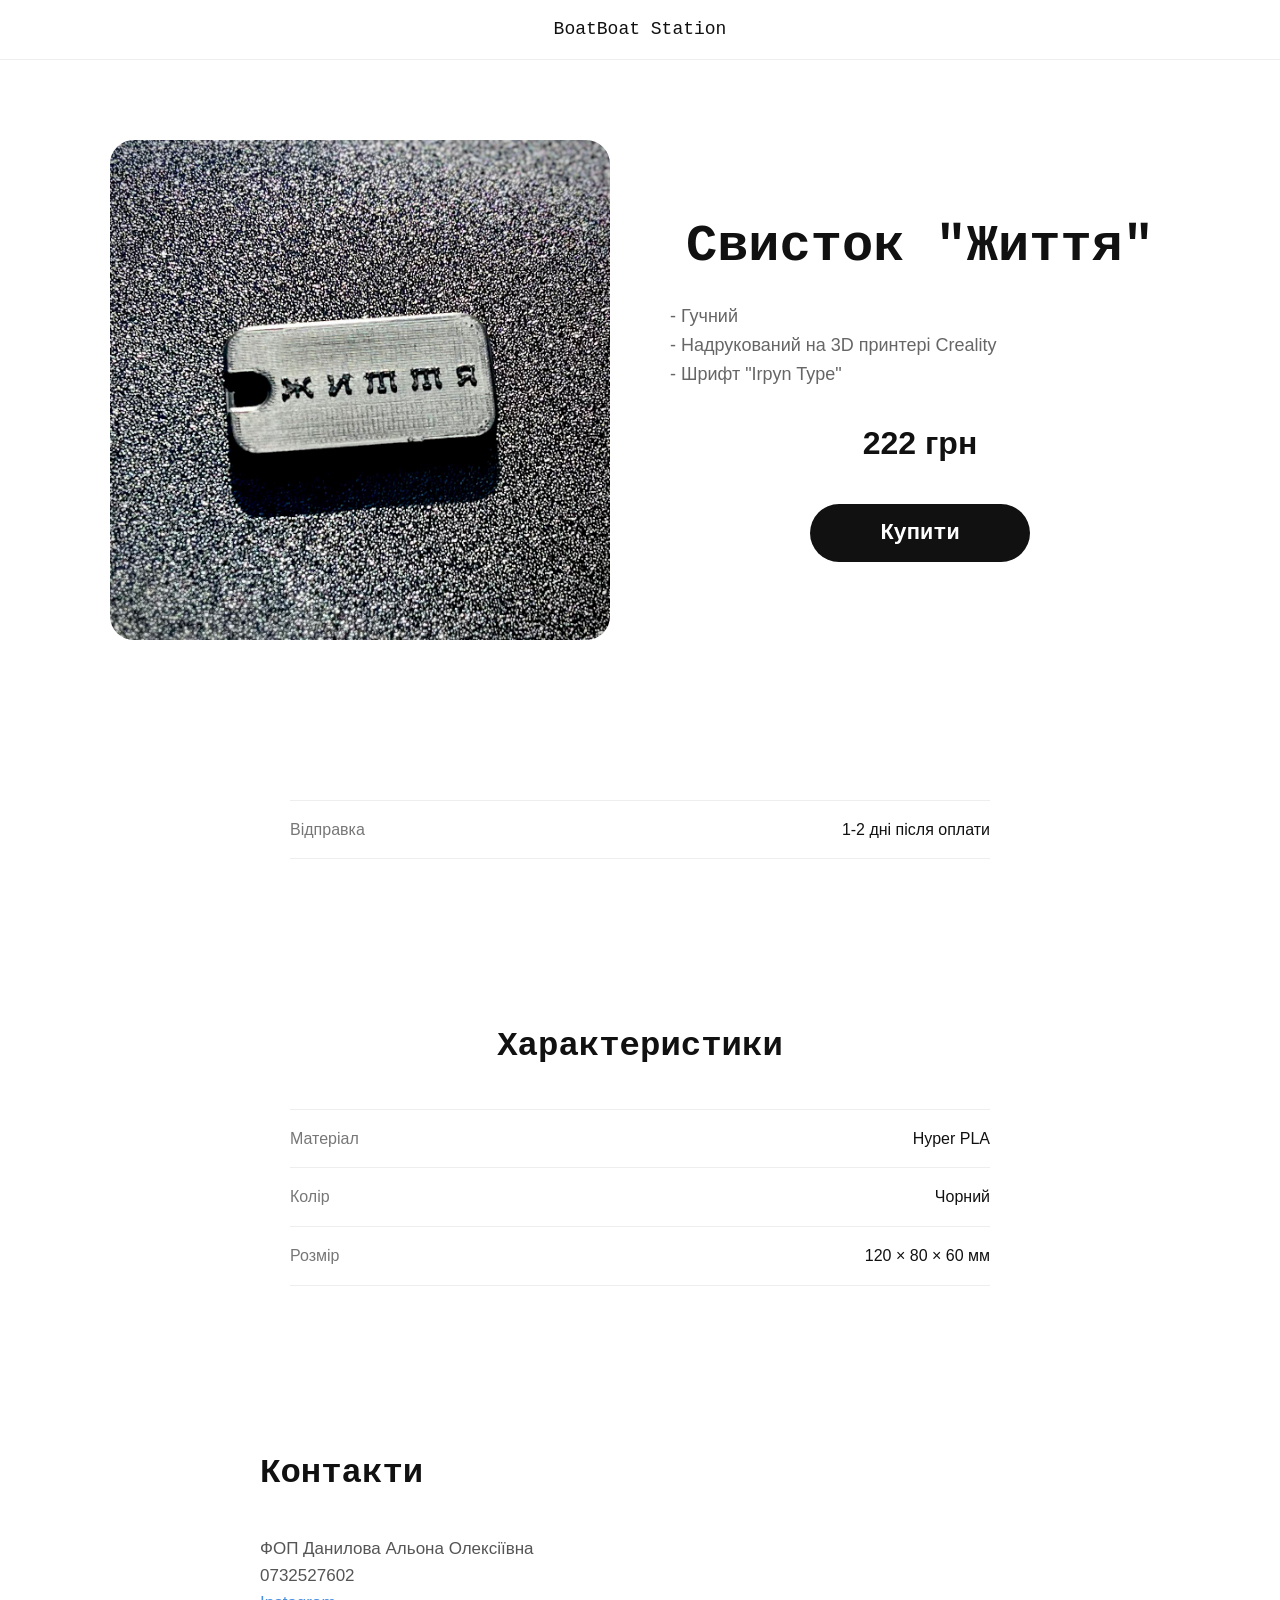
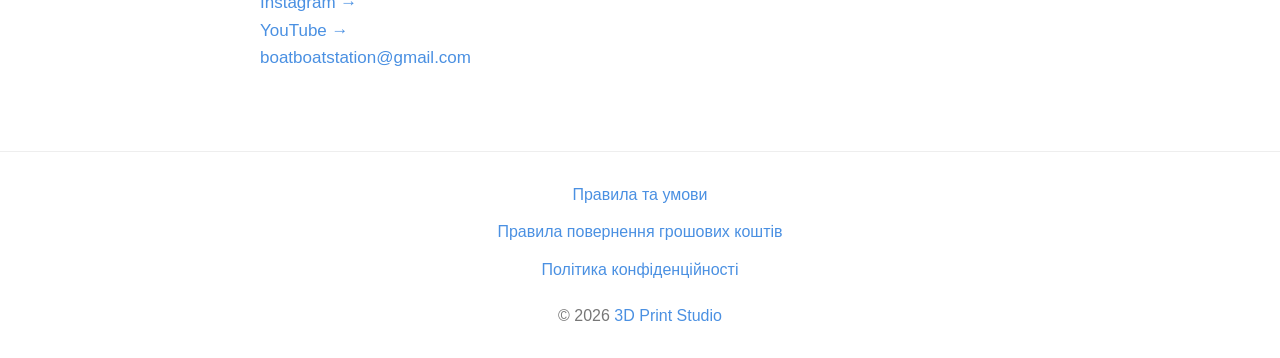
<file: index.html>
<!DOCTYPE html>
<html lang="uk">

<head>

    <meta charset="UTF-8">

    <meta name="viewport" content="width=device-width, initial-scale=1.0">

    <title>Свисток "Життя" | BoatBoat Station</title>

    <link rel="stylesheet" href="style.css">

</head>


<body>


<header class="topbar">

    <a href="index.html" class="studio-name">
    BoatBoat Station
    </a>

</header>



<main>


<section class="hero container">

    <div class="hero-image">

        <img
            src="images/product.jpeg"
            alt=Свисток "Життя"
        >

    </div>


    <div class="hero-text">

        <h1>
            Свисток "Життя"
        </h1>


        <p class="subtitle">

            - Гучний<br>
            - Надрукований на 3D принтері Creality<br>
            - Шрифт "Irpyn Type"

        </p>


        <div class="price">

            222 грн

        </div>


        <a
            href="https://secure.wayforpay.com/payment/lifeboatboatstation"
            class="button"
            target="_blank"
            rel="noopener noreferrer">

            Купити

        </a>

    </div>

</section>

<section class="details container">

    <div class="specifications">
        
        
        <div class="spec-row">
            <span>Відправка</span>
            <strong>1-2 дні після оплати </strong>
        </div>
        

        
    </div>

</section>


<section class="details container">

    <h2>
        Характеристики
    </h2>

    <div class="specifications">

        <div class="spec-row">
            <span>Матеріал</span>
            <strong>Hyper PLA</strong>
        </div>

        <div class="spec-row">
            <span>Колір</span>
            <strong>Чорний</strong>
        </div>

        <div class="spec-row">
            <span>Розмір</span>
            <strong>120 × 80 × 60 мм</strong>
        </div>



    </div>

</section>


<section class="contacts container">

    <h2>
        Контакти
    </h2>


    <p>
        
        ФОП Данилова Альона Олексіївна<br>
        0732527602
        
    </p>
    
    <p>
        
        <a
            href="https://www.instagram.com/boatboat_station/"
            target="_blank"
            rel="noopener noreferrer">

            Instagram →

        </a>

    </p>


    <p>

        <a
            href="https://www.youtube.com/boatboat_station"
            target="_blank"
            rel="noopener noreferrer">

            YouTube →

        </a>

    </p>


    <p>

        <a href="mailto:boatboatstation@email.com">

            boatboatstation@gmail.com

        </a>

    </p>


</section>


</main>



<footer>

    <div class="footer-links">

        <a href="terms.html">
            Правила та умови
        </a>

        <a href="returns.html">
            Правила повернення грошових коштів
        </a>
        
        <a href="privacy.html">
            Політика конфіденційності
        </a>
    </div>

    <p>
    © 2026 
    <a href="https://boatboatstation.com" target="_blank" rel="noopener noreferrer">
        3D Print Studio
    </a>
    </p>

</footer>


</body>

</html>
</file>
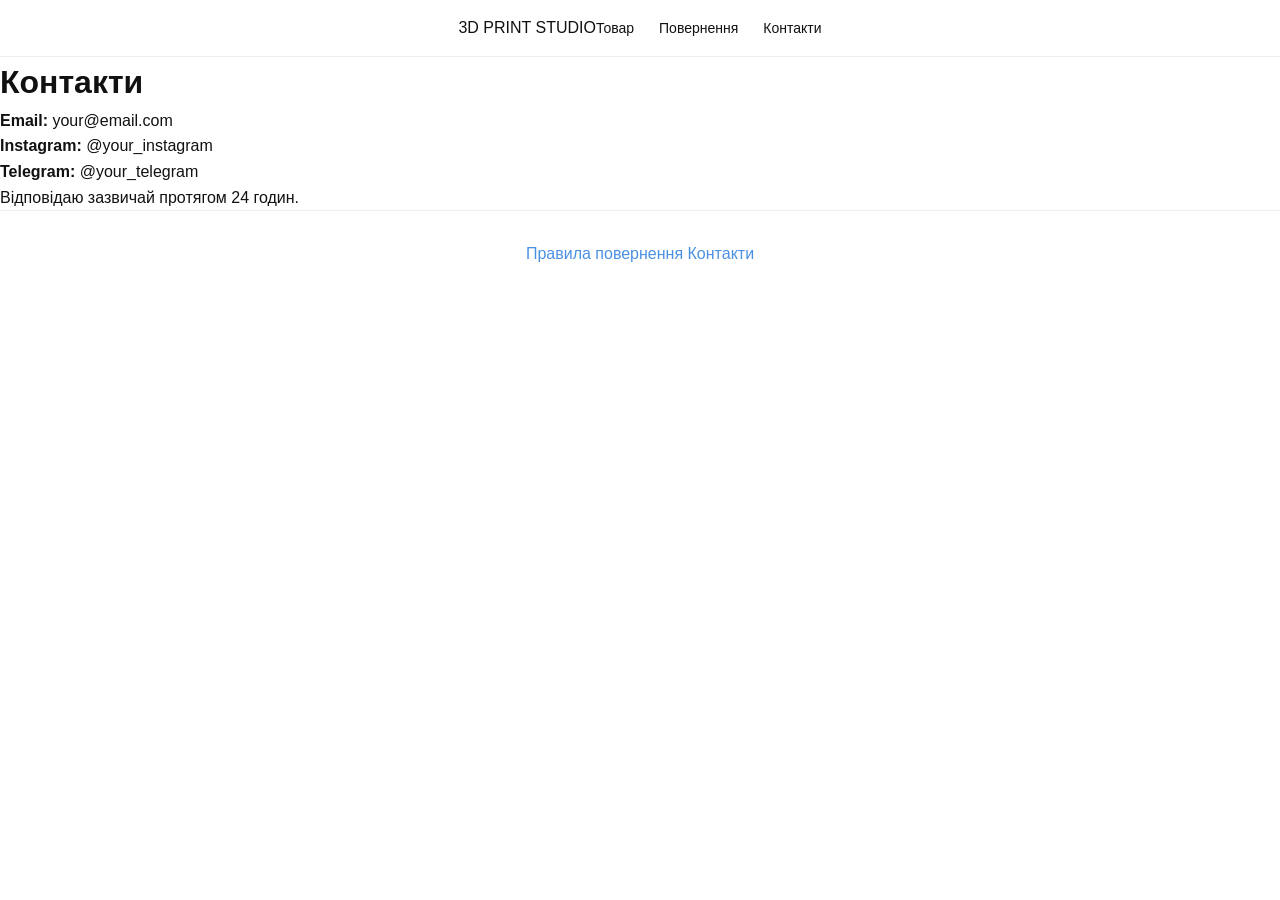
<file: contact.html>
<!DOCTYPE html>
<html lang="uk">
<head>
  <meta charset="UTF-8">
  <meta name="viewport" content="width=device-width, initial-scale=1.0">
  <title>Контакти</title>
  <link rel="stylesheet" href="style.css">
</head>
<body>

<header class="topbar">
  <div class="logo">3D PRINT STUDIO</div>
  <nav>
    <a href="index.html">Товар</a>
    <a href="returns.html">Повернення</a>
    <a href="contact.html">Контакти</a>
  </nav>
</header>

<main class="page">

  <h1>Контакти</h1>

  <p><strong>Email:</strong> your@email.com</p>

  <p><strong>Instagram:</strong> @your_instagram</p>

  <p><strong>Telegram:</strong> @your_telegram</p>

  <p>
    Відповідаю зазвичай протягом 24 годин.
  </p>

</main>

<footer class="footer">
  <a href="returns.html">Правила повернення</a>
  <a href="contact.html">Контакти</a>
</footer>

</body>
</html>
</file>
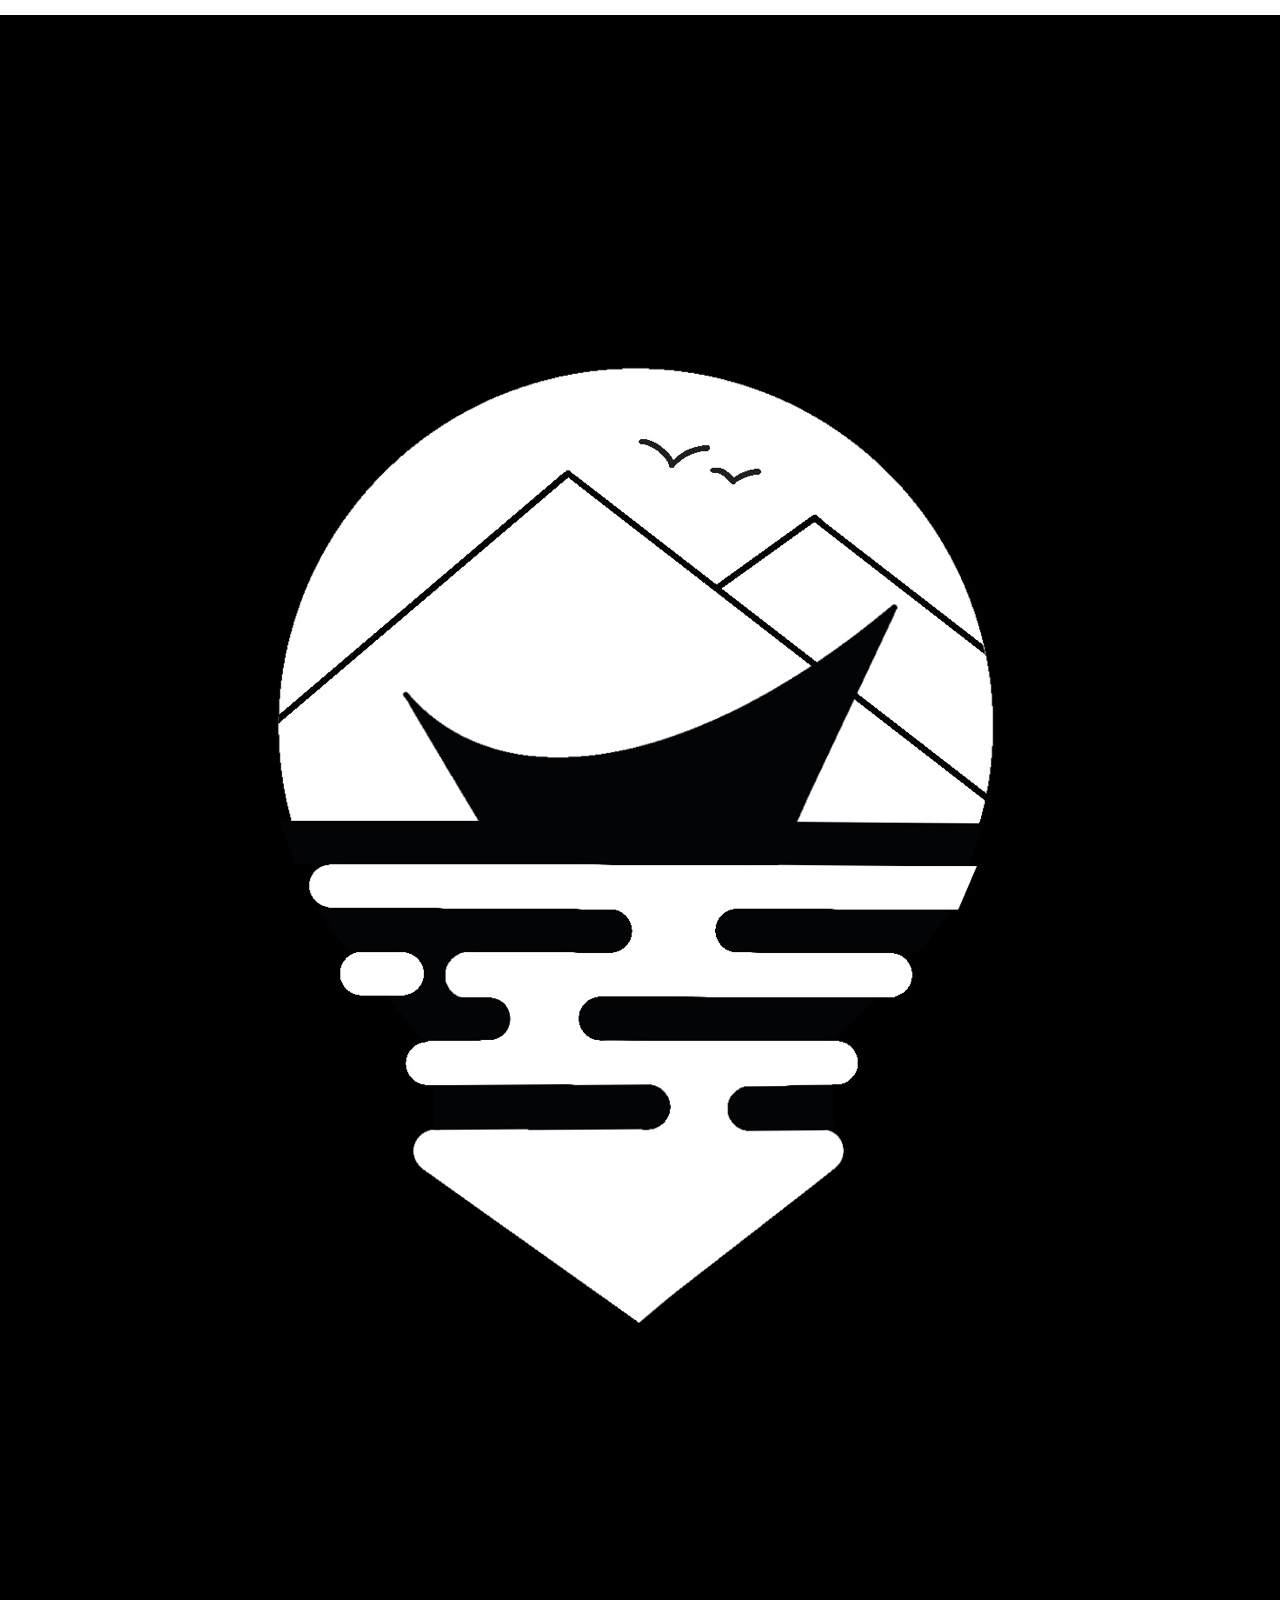
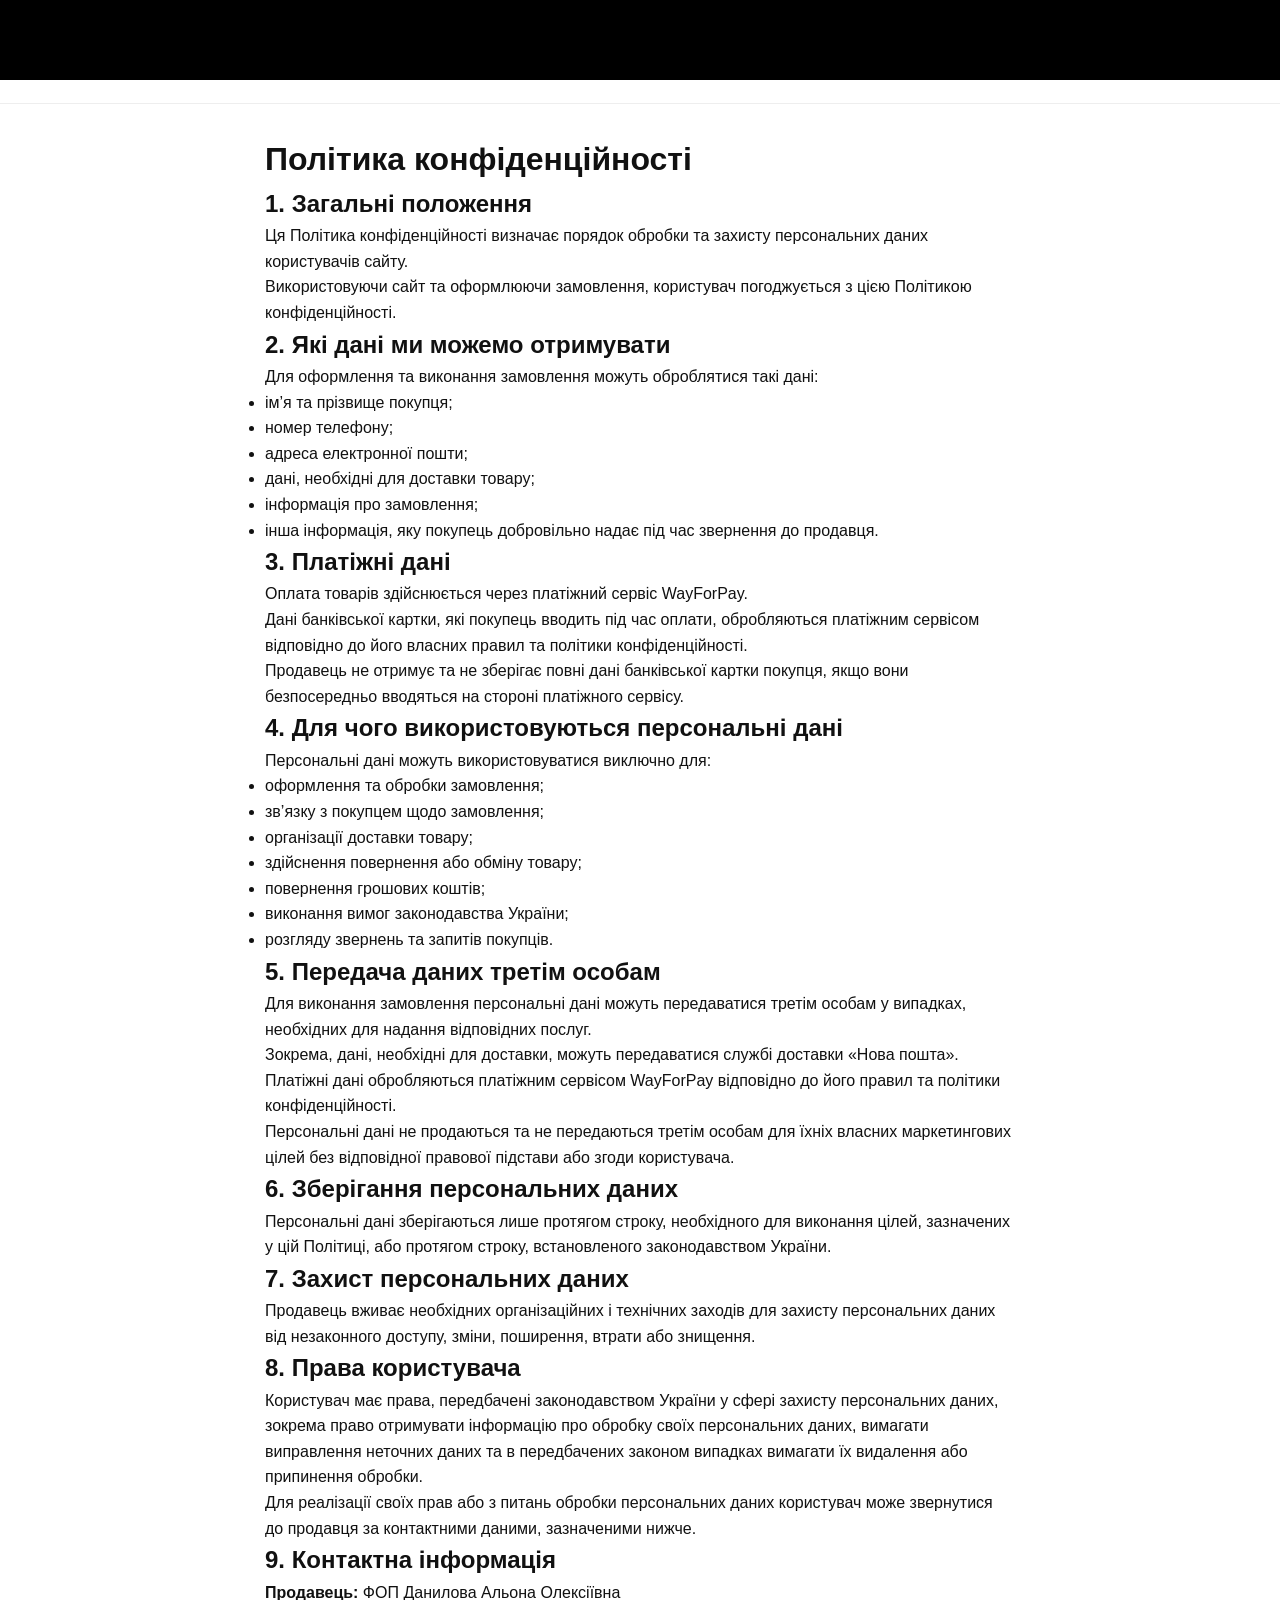
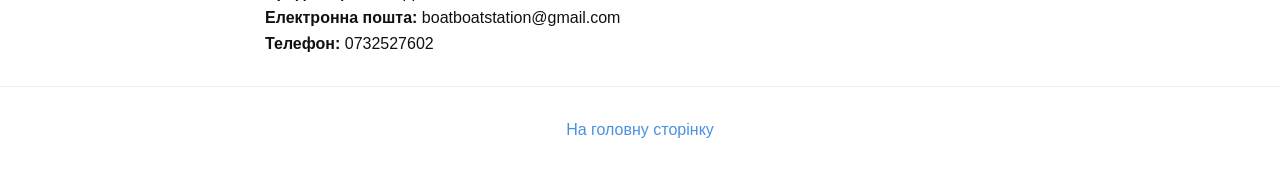
<file: privacy.html>
<!DOCTYPE html>
<html lang="uk">
<head>
    <meta charset="UTF-8">
    <meta name="viewport" content="width=device-width, initial-scale=1.0">
    <title>Політика конфіденційності</title>
    <link rel="stylesheet" href="style.css">
</head>

<body>

    <header class="topbar">

        <a href="index.html" class="logo">

            <img
                src="images/logo.jpg"
                alt="BoatBoat Station"
            >

        </a>

    </header>


    <main class="legal-page">

        <h1>Політика конфіденційності</h1>

        <h2>1. Загальні положення</h2>

        <p>
            Ця Політика конфіденційності визначає порядок обробки та захисту персональних даних користувачів сайту.
        </p>

        <p>
            Використовуючи сайт та оформлюючи замовлення, користувач погоджується з цією Політикою конфіденційності.
        </p>


        <h2>2. Які дані ми можемо отримувати</h2>

        <p>
            Для оформлення та виконання замовлення можуть оброблятися такі дані:
        </p>

        <ul>
            <li>ім’я та прізвище покупця;</li>
            <li>номер телефону;</li>
            <li>адреса електронної пошти;</li>
            <li>дані, необхідні для доставки товару;</li>
            <li>інформація про замовлення;</li>
            <li>інша інформація, яку покупець добровільно надає під час звернення до продавця.</li>
        </ul>


        <h2>3. Платіжні дані</h2>

        <p>
            Оплата товарів здійснюється через платіжний сервіс WayForPay.
        </p>

        <p>
            Дані банківської картки, які покупець вводить під час оплати, обробляються платіжним сервісом відповідно до його власних правил та політики конфіденційності.
        </p>

        <p>
            Продавець не отримує та не зберігає повні дані банківської картки покупця, якщо вони безпосередньо вводяться на стороні платіжного сервісу.
        </p>


        <h2>4. Для чого використовуються персональні дані</h2>

        <p>
            Персональні дані можуть використовуватися виключно для:
        </p>

        <ul>
            <li>оформлення та обробки замовлення;</li>
            <li>зв’язку з покупцем щодо замовлення;</li>
            <li>організації доставки товару;</li>
            <li>здійснення повернення або обміну товару;</li>
            <li>повернення грошових коштів;</li>
            <li>виконання вимог законодавства України;</li>
            <li>розгляду звернень та запитів покупців.</li>
        </ul>


        <h2>5. Передача даних третім особам</h2>

        <p>
            Для виконання замовлення персональні дані можуть передаватися третім особам у випадках, необхідних для надання відповідних послуг.
        </p>

        <p>
            Зокрема, дані, необхідні для доставки, можуть передаватися службі доставки «Нова пошта».
        </p>

        <p>
            Платіжні дані обробляються платіжним сервісом WayForPay відповідно до його правил та політики конфіденційності.
        </p>

        <p>
            Персональні дані не продаються та не передаються третім особам для їхніх власних маркетингових цілей без відповідної правової підстави або згоди користувача.
        </p>


        <h2>6. Зберігання персональних даних</h2>

        <p>
            Персональні дані зберігаються лише протягом строку, необхідного для виконання цілей, зазначених у цій Політиці, або протягом строку, встановленого законодавством України.
        </p>


        <h2>7. Захист персональних даних</h2>

        <p>
            Продавець вживає необхідних організаційних і технічних заходів для захисту персональних даних від незаконного доступу, зміни, поширення, втрати або знищення.
        </p>


        <h2>8. Права користувача</h2>

        <p>
            Користувач має права, передбачені законодавством України у сфері захисту персональних даних, зокрема право отримувати інформацію про обробку своїх персональних даних, вимагати виправлення неточних даних та в передбачених законом випадках вимагати їх видалення або припинення обробки.
        </p>

        <p>
            Для реалізації своїх прав або з питань обробки персональних даних користувач може звернутися до продавця за контактними даними, зазначеними нижче.
        </p>


        <h2>9. Контактна інформація</h2>

        <p>
            <strong>Продавець:</strong> ФОП Данилова Альона Олексіївна
        </p>

        <p>
            <strong>Електронна пошта:</strong> boatboatstation@gmail.com
        </p>

        <p>
            <strong>Телефон:</strong> 0732527602
        </p>

    </main>



<footer>

    <a href="index.html" class="back-home">
        На головну сторінку
    </a>

</footer>

</body>
</html>
</file>
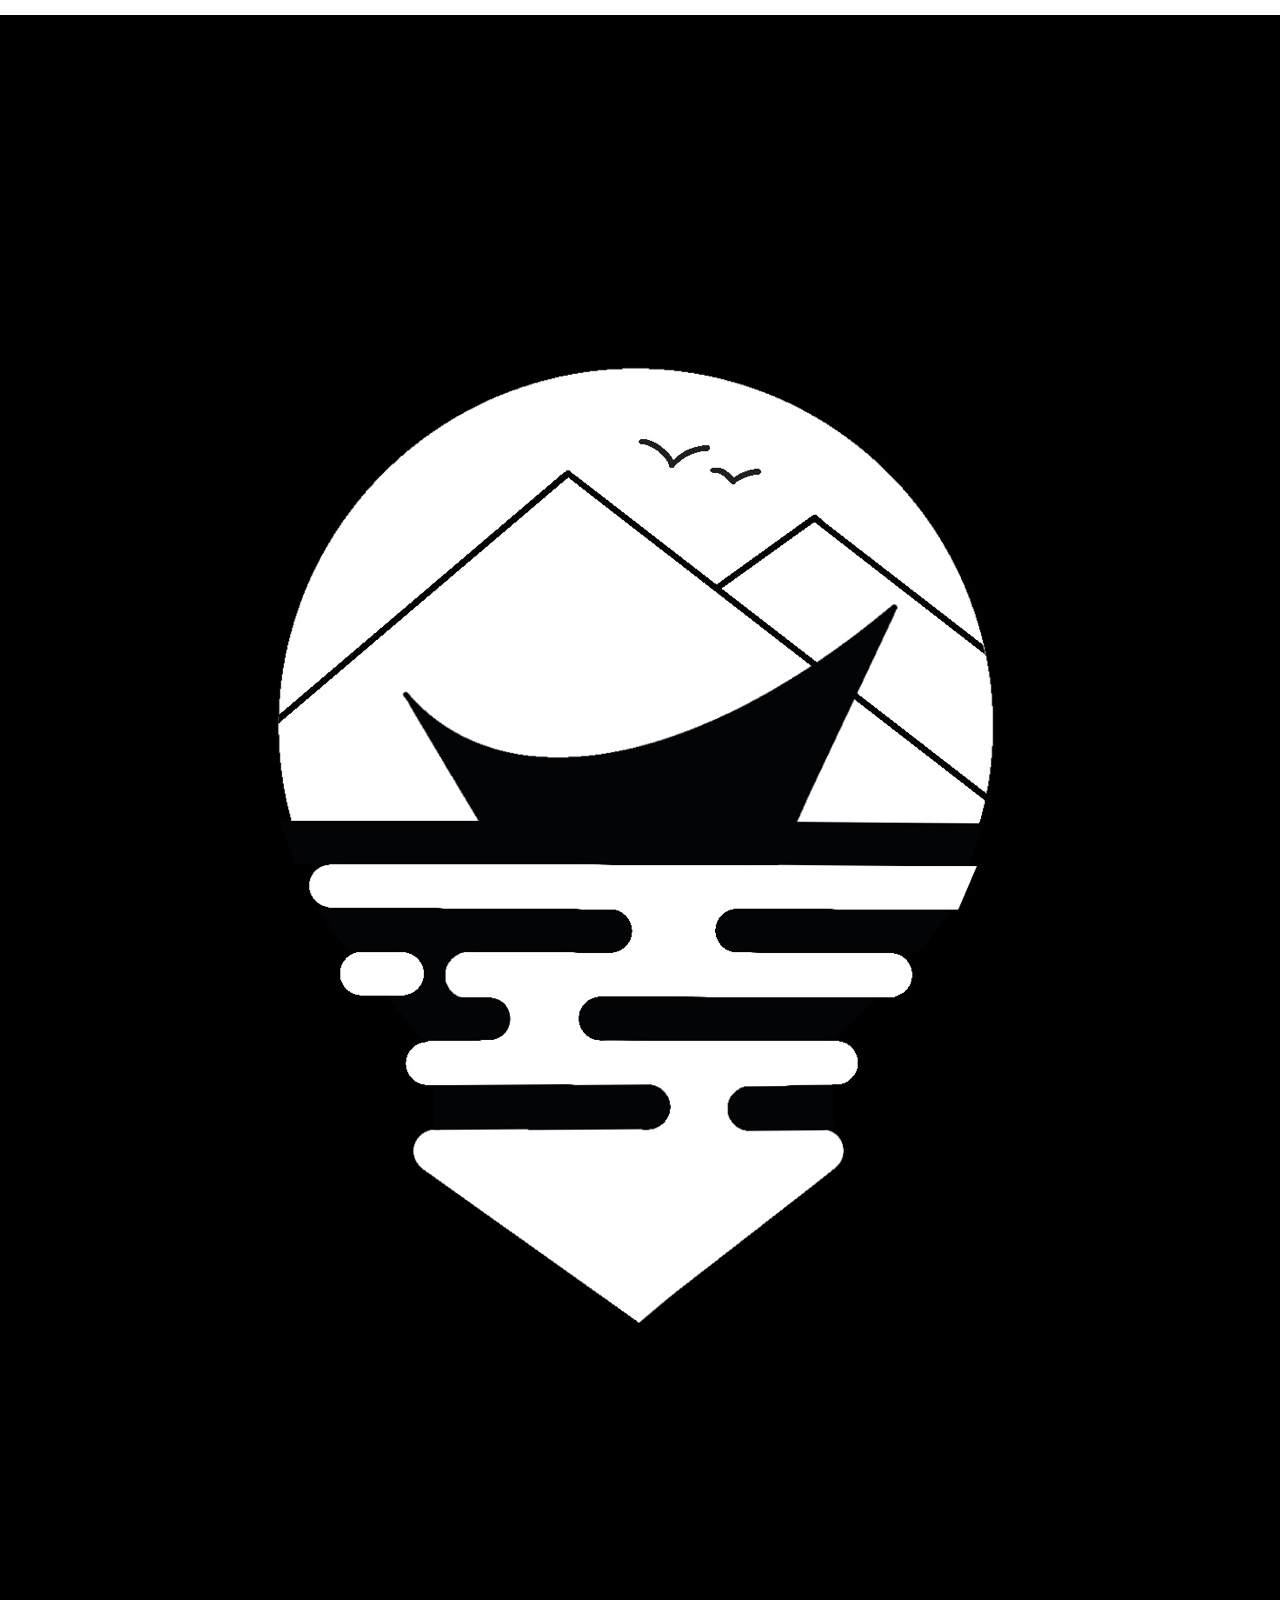
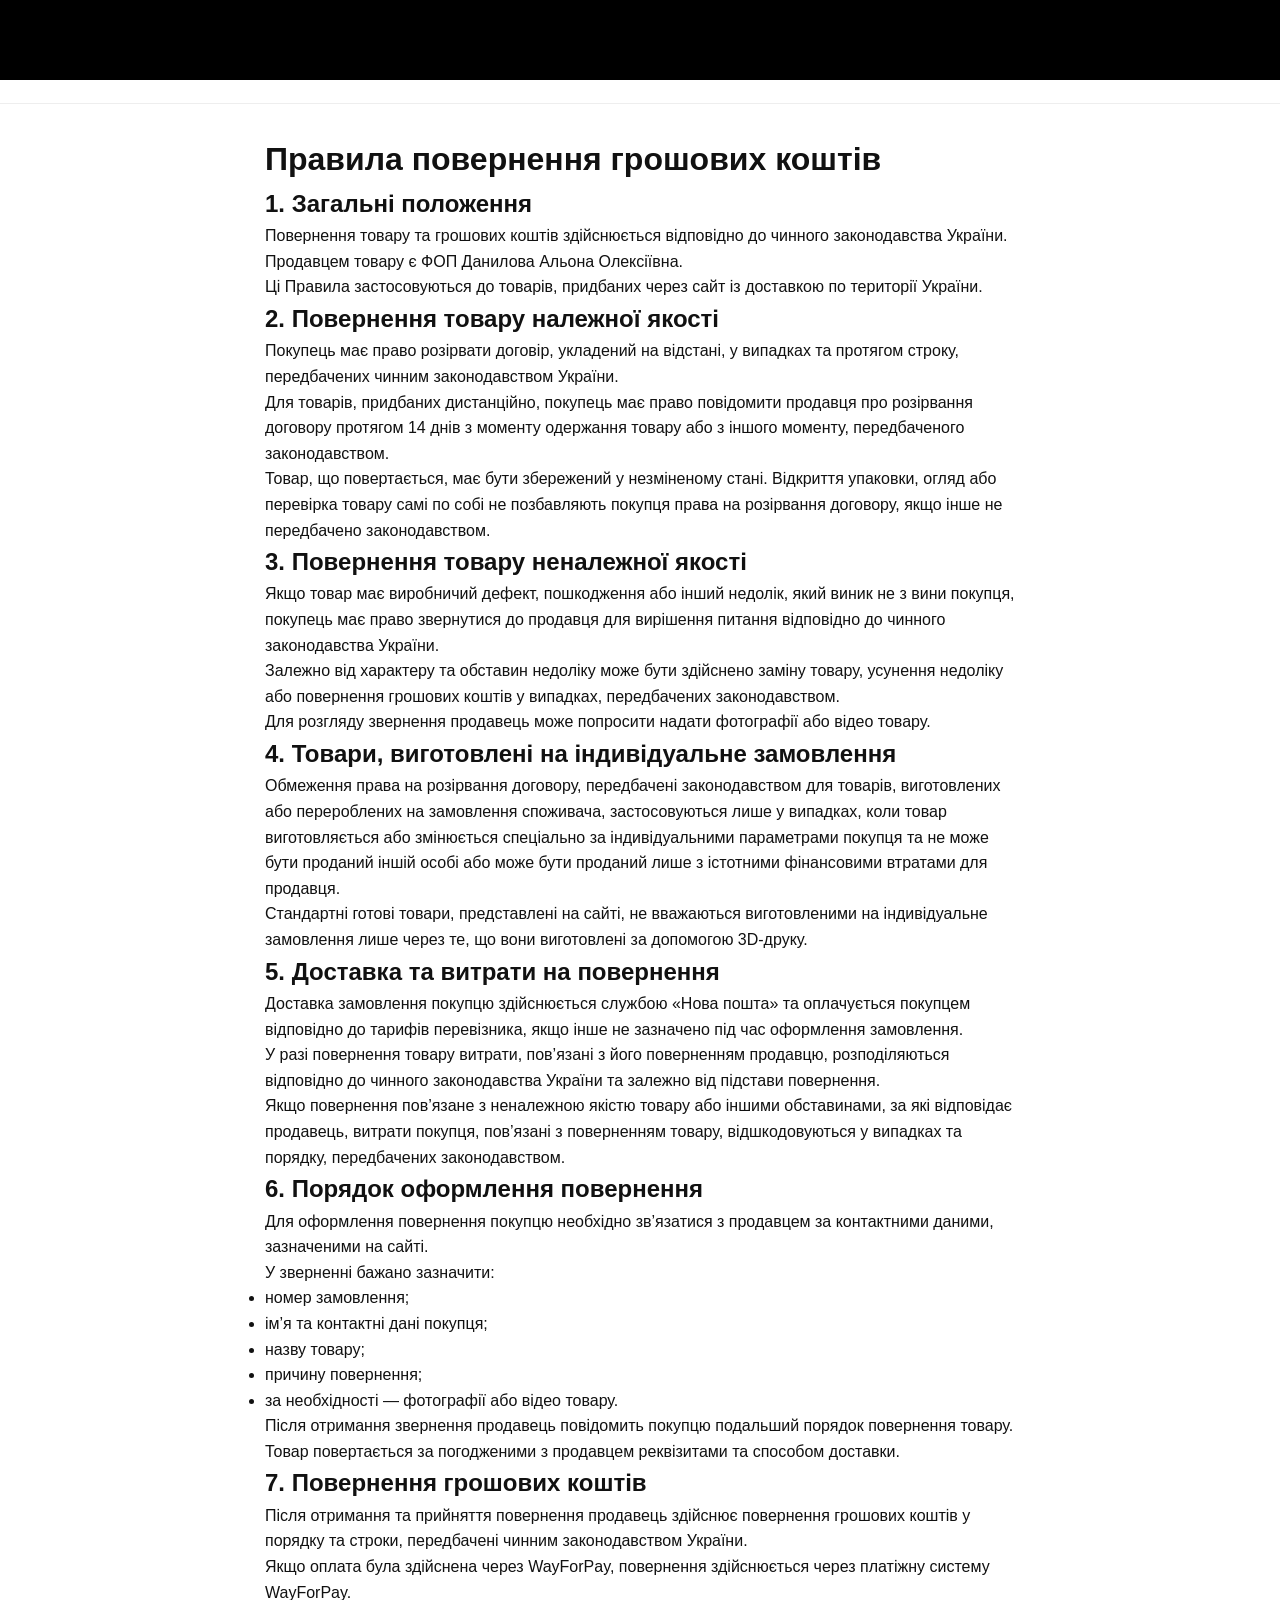
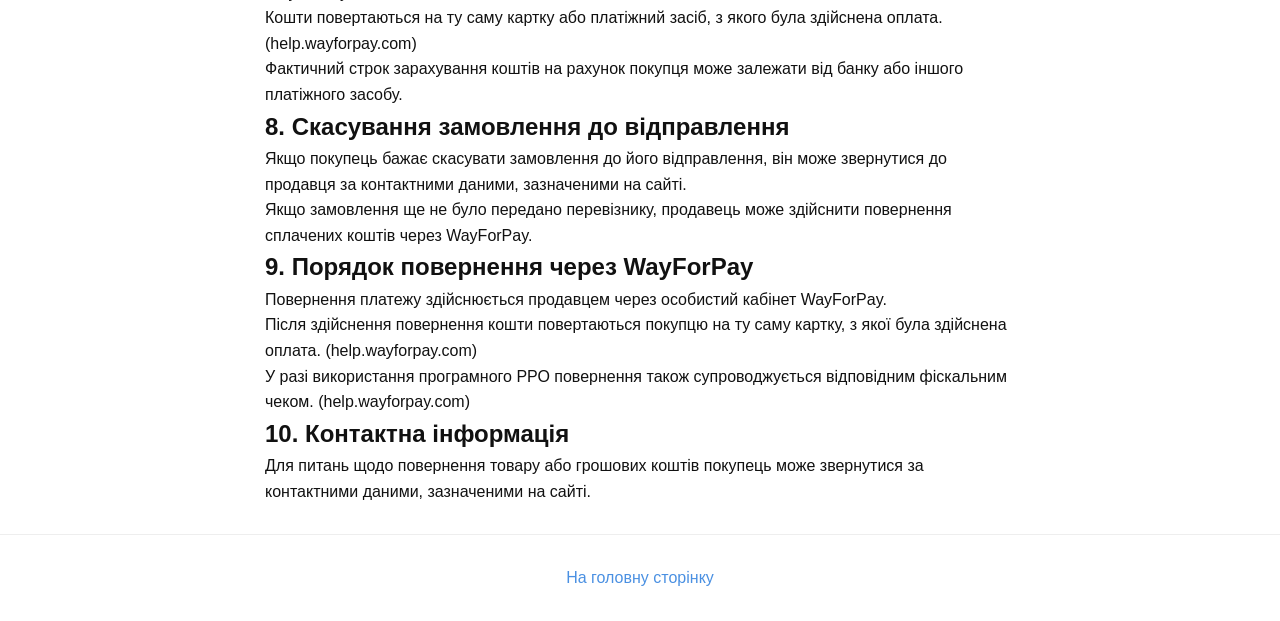
<file: returns.html>
<!DOCTYPE html>
<html lang="uk">
<head>
    <meta charset="UTF-8">
    <meta name="viewport" content="width=device-width, initial-scale=1.0">
    <title>Правила повернення грошових коштів</title>
    <link rel="stylesheet" href="style.css">
</head>

<body>

    <header class="topbar">

        <a href="index.html" class="logo">

            <img
                src="images/logo.jpg"
                alt="BoatBoat Station"
            >

        </a>

    </header>

<main class="legal-page">

    <h1>Правила повернення грошових коштів</h1>

    <h2>1. Загальні положення</h2>

    <p>Повернення товару та грошових коштів здійснюється відповідно до чинного законодавства України.</p>

    <p>Продавцем товару є ФОП Данилова Альона Олексіївна.</p>

    <p>Ці Правила застосовуються до товарів, придбаних через сайт із доставкою по території України.</p>


    <h2>2. Повернення товару належної якості</h2>

    <p>Покупець має право розірвати договір, укладений на відстані, у випадках та протягом строку, передбачених чинним законодавством України.</p>

    <p>Для товарів, придбаних дистанційно, покупець має право повідомити продавця про розірвання договору протягом 14 днів з моменту одержання товару або з іншого моменту, передбаченого законодавством.</p>

    <p>Товар, що повертається, має бути збережений у незміненому стані. Відкриття упаковки, огляд або перевірка товару самі по собі не позбавляють покупця права на розірвання договору, якщо інше не передбачено законодавством.</p>


    <h2>3. Повернення товару неналежної якості</h2>

    <p>Якщо товар має виробничий дефект, пошкодження або інший недолік, який виник не з вини покупця, покупець має право звернутися до продавця для вирішення питання відповідно до чинного законодавства України.</p>

    <p>Залежно від характеру та обставин недоліку може бути здійснено заміну товару, усунення недоліку або повернення грошових коштів у випадках, передбачених законодавством.</p>

    <p>Для розгляду звернення продавець може попросити надати фотографії або відео товару.</p>


    <h2>4. Товари, виготовлені на індивідуальне замовлення</h2>

    <p>Обмеження права на розірвання договору, передбачені законодавством для товарів, виготовлених або перероблених на замовлення споживача, застосовуються лише у випадках, коли товар виготовляється або змінюється спеціально за індивідуальними параметрами покупця та не може бути проданий іншій особі або може бути проданий лише з істотними фінансовими втратами для продавця.</p>

    <p>Стандартні готові товари, представлені на сайті, не вважаються виготовленими на індивідуальне замовлення лише через те, що вони виготовлені за допомогою 3D-друку.</p>


    <h2>5. Доставка та витрати на повернення</h2>

    <p>Доставка замовлення покупцю здійснюється службою «Нова пошта» та оплачується покупцем відповідно до тарифів перевізника, якщо інше не зазначено під час оформлення замовлення.</p>

    <p>У разі повернення товару витрати, пов’язані з його поверненням продавцю, розподіляються відповідно до чинного законодавства України та залежно від підстави повернення.</p>

    <p>Якщо повернення пов’язане з неналежною якістю товару або іншими обставинами, за які відповідає продавець, витрати покупця, пов’язані з поверненням товару, відшкодовуються у випадках та порядку, передбачених законодавством.</p>


    <h2>6. Порядок оформлення повернення</h2>

    <p>Для оформлення повернення покупцю необхідно зв’язатися з продавцем за контактними даними, зазначеними на сайті.</p>

    <p>У зверненні бажано зазначити:</p>

    <ul>
        <li>номер замовлення;</li>
        <li>ім’я та контактні дані покупця;</li>
        <li>назву товару;</li>
        <li>причину повернення;</li>
        <li>за необхідності — фотографії або відео товару.</li>
    </ul>

    <p>Після отримання звернення продавець повідомить покупцю подальший порядок повернення товару.</p>

    <p>Товар повертається за погодженими з продавцем реквізитами та способом доставки.</p>


    <h2>7. Повернення грошових коштів</h2>

    <p>Після отримання та прийняття повернення продавець здійснює повернення грошових коштів у порядку та строки, передбачені чинним законодавством України.</p>

    <p>Якщо оплата була здійснена через WayForPay, повернення здійснюється через платіжну систему WayForPay.</p>

    <p>Кошти повертаються на ту саму картку або платіжний засіб, з якого була здійснена оплата. (help.wayforpay.com)</p>

    <p>Фактичний строк зарахування коштів на рахунок покупця може залежати від банку або іншого платіжного засобу.</p>


    <h2>8. Скасування замовлення до відправлення</h2>

    <p>Якщо покупець бажає скасувати замовлення до його відправлення, він може звернутися до продавця за контактними даними, зазначеними на сайті.</p>

    <p>Якщо замовлення ще не було передано перевізнику, продавець може здійснити повернення сплачених коштів через WayForPay.</p>


    <h2>9. Порядок повернення через WayForPay</h2>

    <p>Повернення платежу здійснюється продавцем через особистий кабінет WayForPay.</p>

    <p>Після здійснення повернення кошти повертаються покупцю на ту саму картку, з якої була здійснена оплата. (help.wayforpay.com)</p>

    <p>У разі використання програмного РРО повернення також супроводжується відповідним фіскальним чеком. (help.wayforpay.com)</p>


    <h2>10. Контактна інформація</h2>

    <p>Для питань щодо повернення товару або грошових коштів покупець може звернутися за контактними даними, зазначеними на сайті.</p>

</main>


<footer>

    <a href="index.html" class="back-home">
        На головну сторінку
    </a>

</footer>

</body>
</html>
</file>
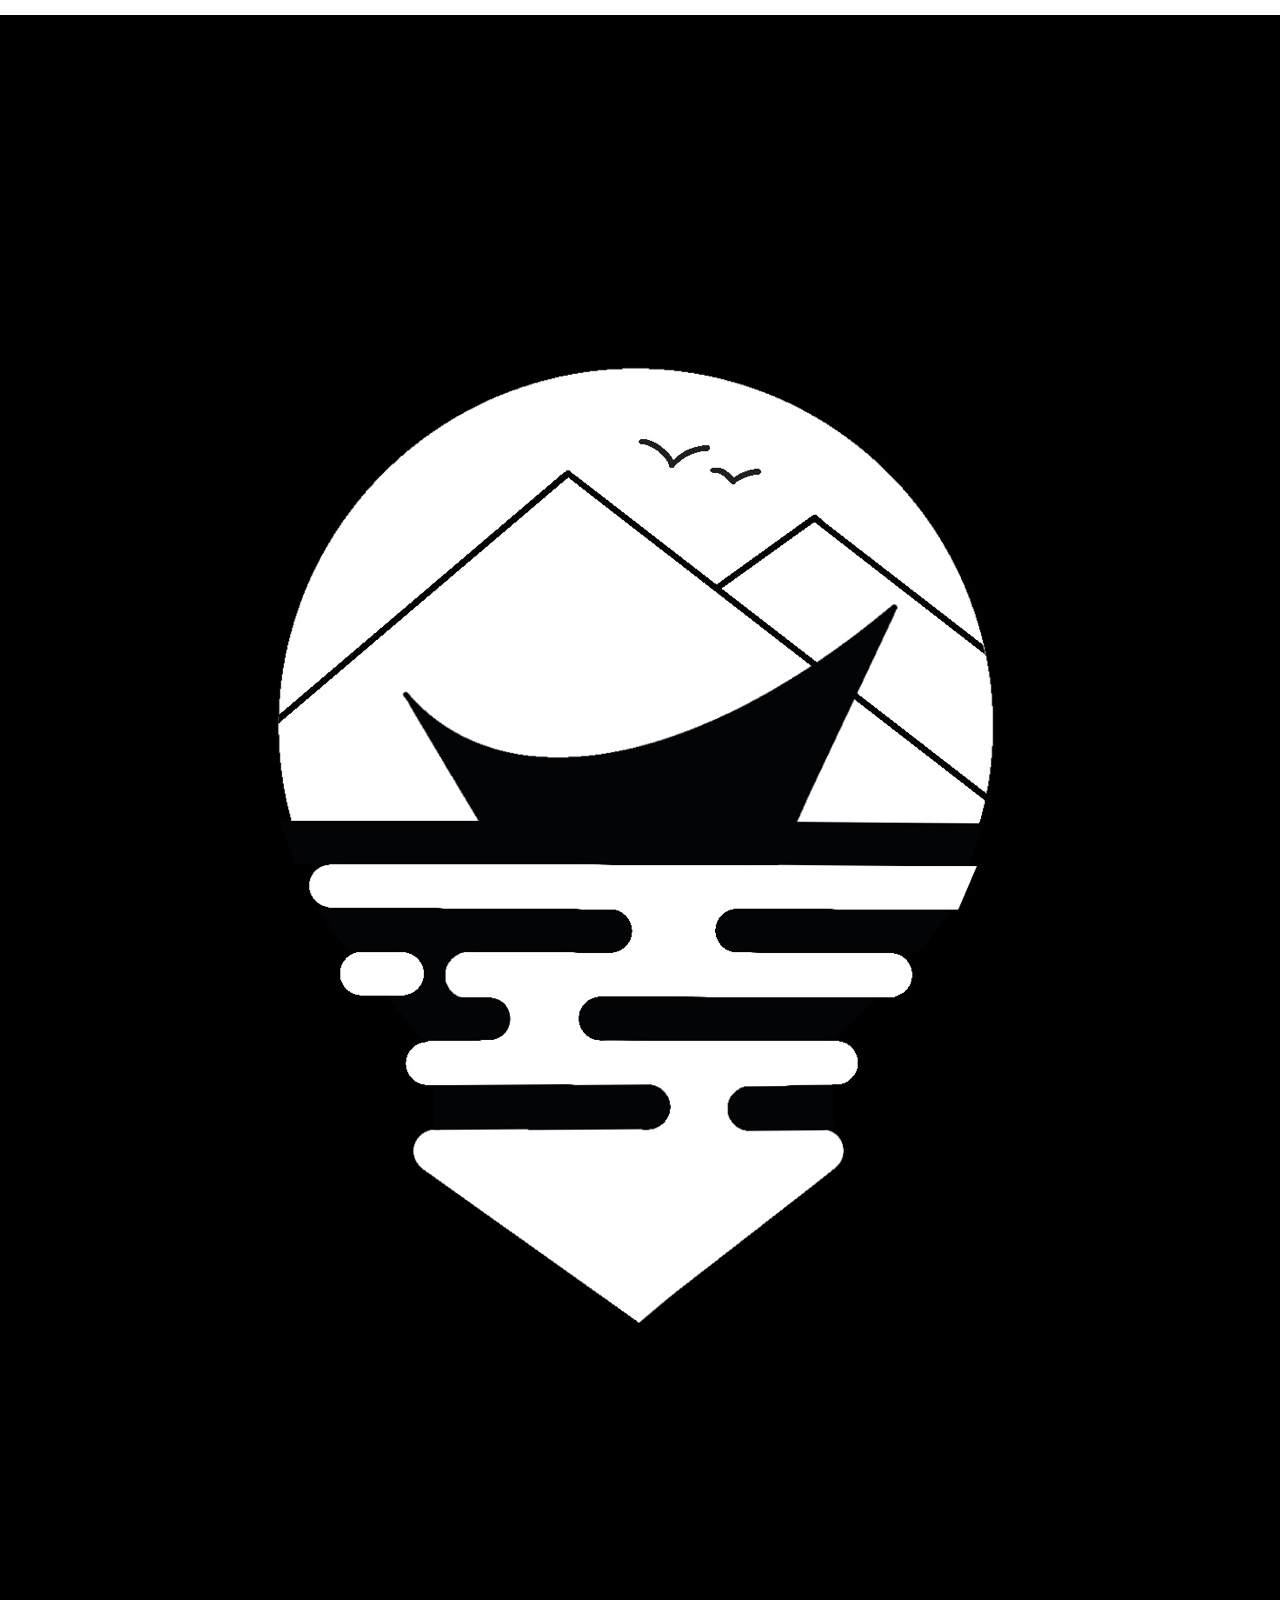
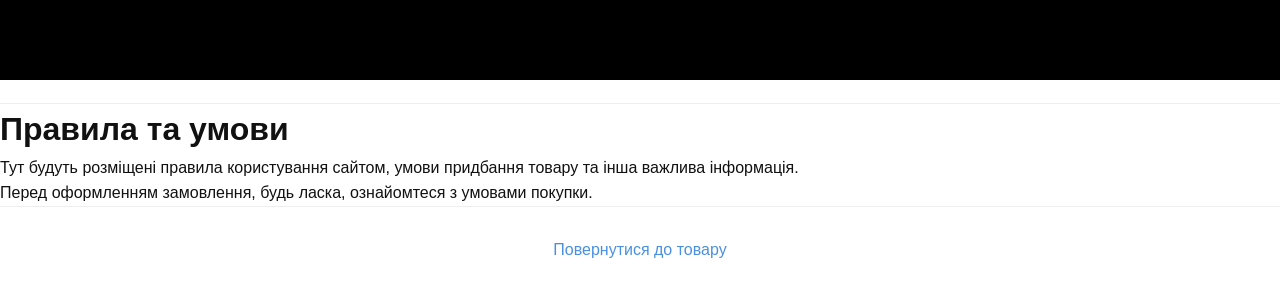
<file: terms.html>
<!DOCTYPE html>
<html lang="uk">
<head>
    <meta charset="UTF-8">
    <meta name="viewport" content="width=device-width, initial-scale=1.0">
    <title>Правила та умови</title>
    <link rel="stylesheet" href="style.css">
</head>

<body>

    <header class="topbar">

        <a href="index.html" class="logo">

            <img
                src="images/logo.jpg"
                alt="BoatBoat Station"
            >

        </a>

    </header>



<main class="page">

<h1>
Правила та умови
</h1>


<p>
Тут будуть розміщені правила користування сайтом,
умови придбання товару та інша важлива інформація.
</p>


<p>
Перед оформленням замовлення, будь ласка,
ознайомтеся з умовами покупки.
</p>


</main>



<footer>

<a href="index.html">
Повернутися до товару
</a>

</footer>


</body>

</html>
</file>
<file: style.css>
/* Основні налаштування */

* {
    box-sizing: border-box;
    margin: 0;
    padding: 0;
}

html {
    scroll-behavior: smooth;
}

body {
    font-family: -apple-system, BlinkMacSystemFont, "Segoe UI", Arial, sans-serif;
    background: #ffffff;
    color: #111;
    line-height: 1.6;
}

.legal-page {
    max-width: 800px;
    margin: 0 auto;
    padding: 30px 25px;
}

/* Верхня панель */

.topbar {
    display: flex;
    align-items: center;
    justify-content: center;
    padding: 15px 25px;
    border-bottom: 1px solid #eeeeee;
    background: rgba(255,255,255,0.95);
}

/* Логотип


.logo {
    display: block;
    margin: 0;
    padding: 0;
}

.logo img {
    display: block;
    width: 55px;
    height: auto;
}
*/

/* Назва студії */


.studio-name {
    margin: 0;
    font-family: "Courier New", Courier, monospace;
    font-size: 18px;
    font-weight: 400;
    color: #111;
    text-decoration: none;
}

/* Меню */

nav {
    display: flex;
    gap: 25px;
}

nav a {
    text-decoration: none;
    color: #111;
    font-size: 14px;

    transition: opacity 0.3s ease;
}

nav a:hover {
    opacity: 0.6;
}


/* Контейнери */

.container {
    max-width: 1100px;
    margin: 0 auto;
    padding: 80px 20px;
}


/* Перший екран */

.hero {
    display: grid;
    grid-template-columns: 1fr 1fr;

    gap: 60px;

    align-items: center;
}


/* Фото товару */

.hero-image img {

    width: 100%;
    max-width: 600px;

    height: auto;

    border-radius: 24px;

    display: block;

    margin: 0 auto;
}


/* Текст */

.hero-text h1 {
    font-size: 52px;
    font-family: "Courier New", Courier, monospace;
    line-height: 1.15;
    margin-bottom: 25px;
    text-align: center;
}


.subtitle {
    color: #666;

    font-size: 18px;

    margin-bottom: 30px;
}


.price {
    font-size: 32px;
    font-weight: 700;
    margin-bottom: 35px;
    text-align: center;
}


/* Кнопка */

.button {
    display: flex;
    justify-content: center;
    align-items: center;

    width: 220px;
    height: 58px;

    margin: 0 auto;

    background: #111;
    color: white;

    text-decoration: none;

    border-radius: 999px;

    font-family: Monaco, "Courier New", monospace;
    font-size: 22px;
    font-weight: 600;

    transition:
        transform 0.3s ease,
        opacity 0.3s ease;
}


.button:hover {

    transform: translateY(-3px);

    opacity: 0.85;

}


.button:active {

    transform: translateY(0);

}


/* Заголовки секцій */

section h2 {
    
    font-family: Monaco, "Courier New", monospace;

    font-size: 34px;

    margin-bottom: 35px;

}


/* Характеристики */

.details {

    text-align: center;

}

.specifications {
    max-width: 700px;
    margin: 0 auto;
}

.spec-row {
    display: flex;
    justify-content: space-between;
    align-items: center;

    padding: 16px 0;

    border-bottom: 1px solid #eeeeee;

    gap: 30px;
}

.spec-row:first-child {
    border-top: 1px solid #eeeeee;
}

.spec-row span {
    color: #777;
}

.spec-row strong {
    font-weight: 500;
    text-align: right;
}


.detail-card span {

    display: block;

    color: #777;

    font-size: 14px;

    margin-bottom: 12px;

}


.detail-card strong {

    font-size: 18px;

}


/* Текстові блоки */

.description,
.process,
.returns,
.contacts {

    max-width: 800px;

}


.description p,
.process p,
.returns p,
.contacts p {

    color: #555;

    font-size: 17px;

}


/* Блок процесу */

.process {

    text-align: center;

}


/* Футер */

footer {

    border-top: 1px solid #eeeeee;

    text-align: center;

    padding: 30px;

    color: #777;

}

.footer-links {
    display: flex;
    flex-direction: column;
    align-items: center;
    gap: 12px;
    margin-bottom: 20px;

}

.footer-links a {

    color: #4a90e2;

    text-decoration: none;

}

.footer-links a:hover {

    text-decoration: underline;

}

footer a {
    color: #4a90e2;
    text-decoration: none;
}

footer a:hover {
    text-decoration: underline;
}

.back-home {
    color: #4a90e2;
    text-decoration: none;
}

.back-home:hover {
    text-decoration: underline;
}

.contacts a {
    color: #4a90e2;
    text-decoration: none;
    transition: opacity 0.3s ease;
}

.contacts a:hover {
    opacity: 0.6;
}

/* Планшети */

@media (max-width: 900px) {


    .hero {

        grid-template-columns: 1fr;

    }


    .hero-text h1 {

        font-size: 42px;

    }


    .details-grid {

        grid-template-columns: repeat(2, 1fr);

    }

}


/* Телефони */

@media (max-width: 600px) {

    .topbar {

        justify-content: center;
        align-items: center;
        padding: 15px 20px;

    .logo {
        display: block;
        flex-shrink: 0;
    }

    .logo img {
        display: block;
        width: 55px;
        height: auto;
    }

    .studio-name {
        white-space: nowrap;
    }
}

    nav {
        gap: 15px;
    }

    .container {
        padding: 50px 20px;
    }

    .hero-text h1 {
        font-size: 34px;
    }

    .hero-image {
        width: 100%;
    }

    .hero-image img {
        width: 100%;
        max-width: 100%;
    }

    .button {
        width: 100%;
        max-width: 320px;
    }

    .details-grid {
        grid-template-columns: 1fr;
    }
    
    .spec-row {
    padding: 14px 0;
    gap: 20px;
    }

    .spec-row span {
    font-size: 14px;
    }

    .spec-row strong {
    font-size: 14px;
    }

}
</file>
